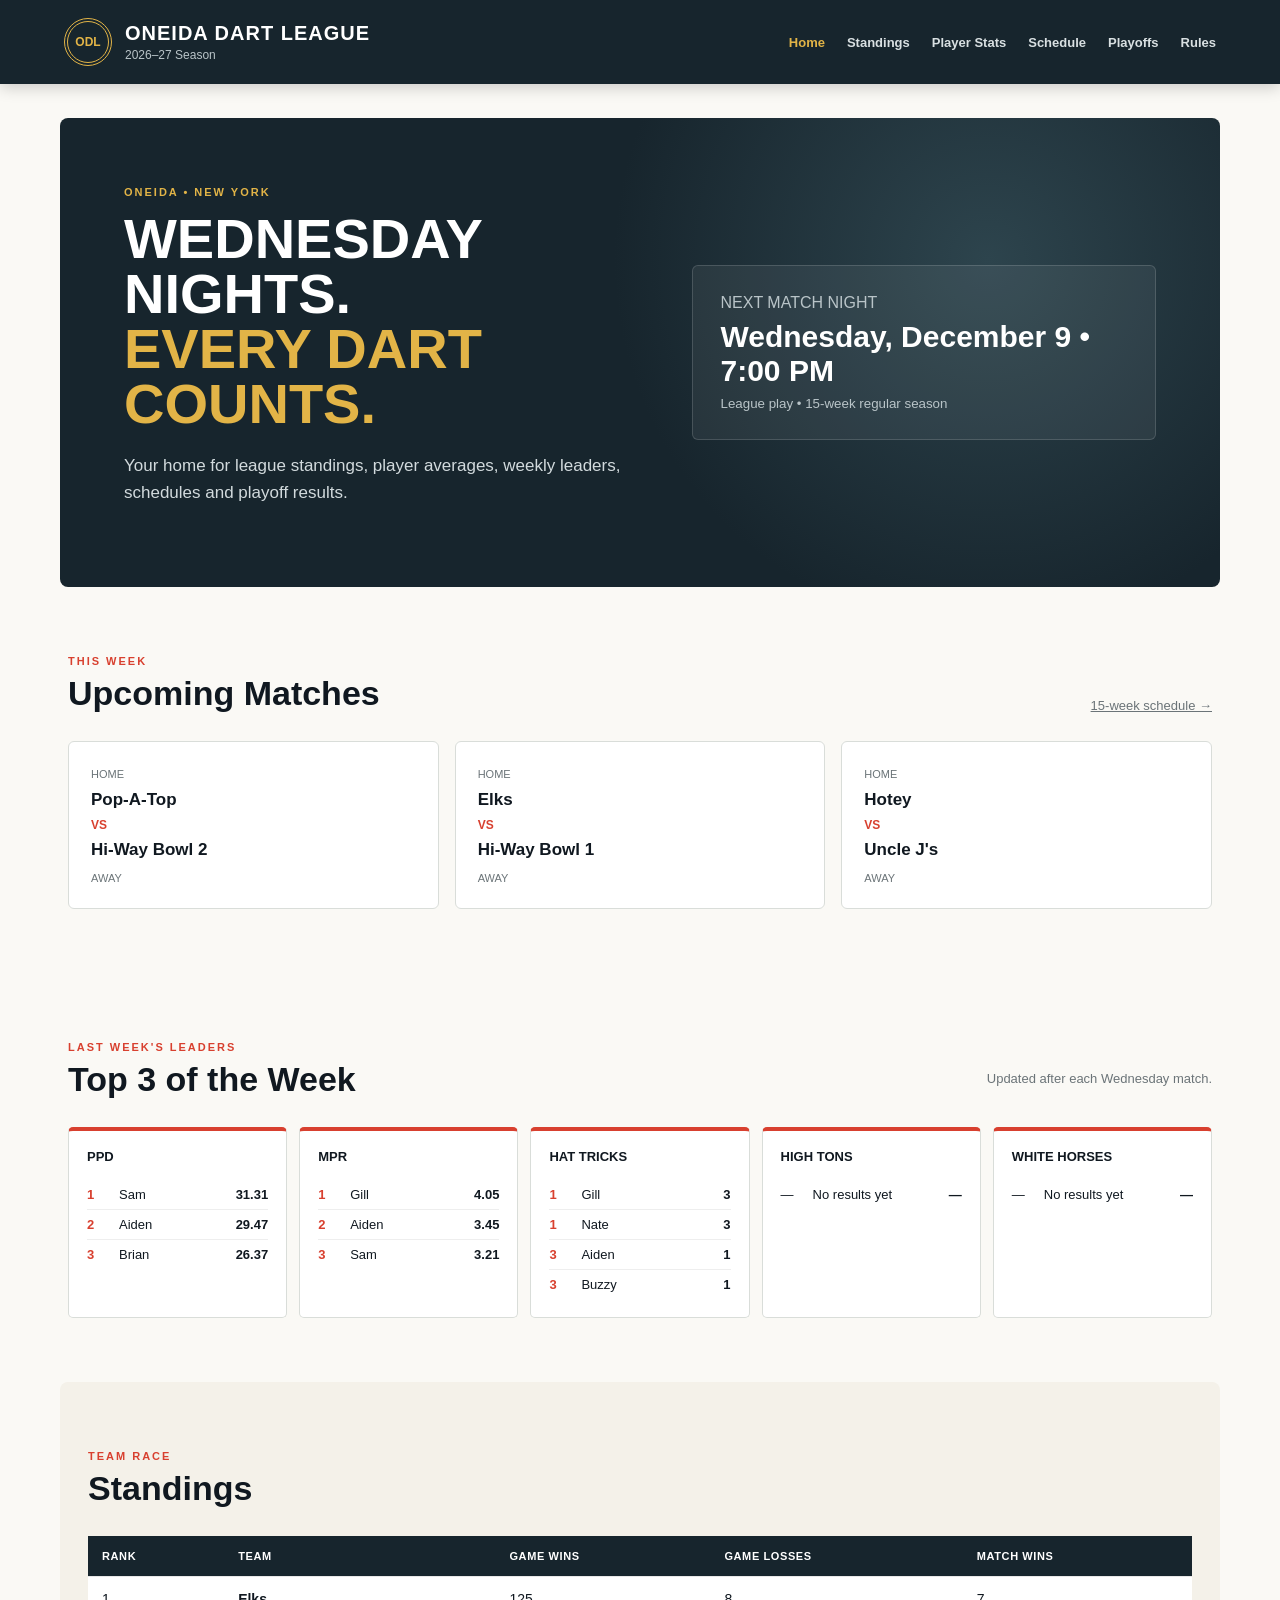
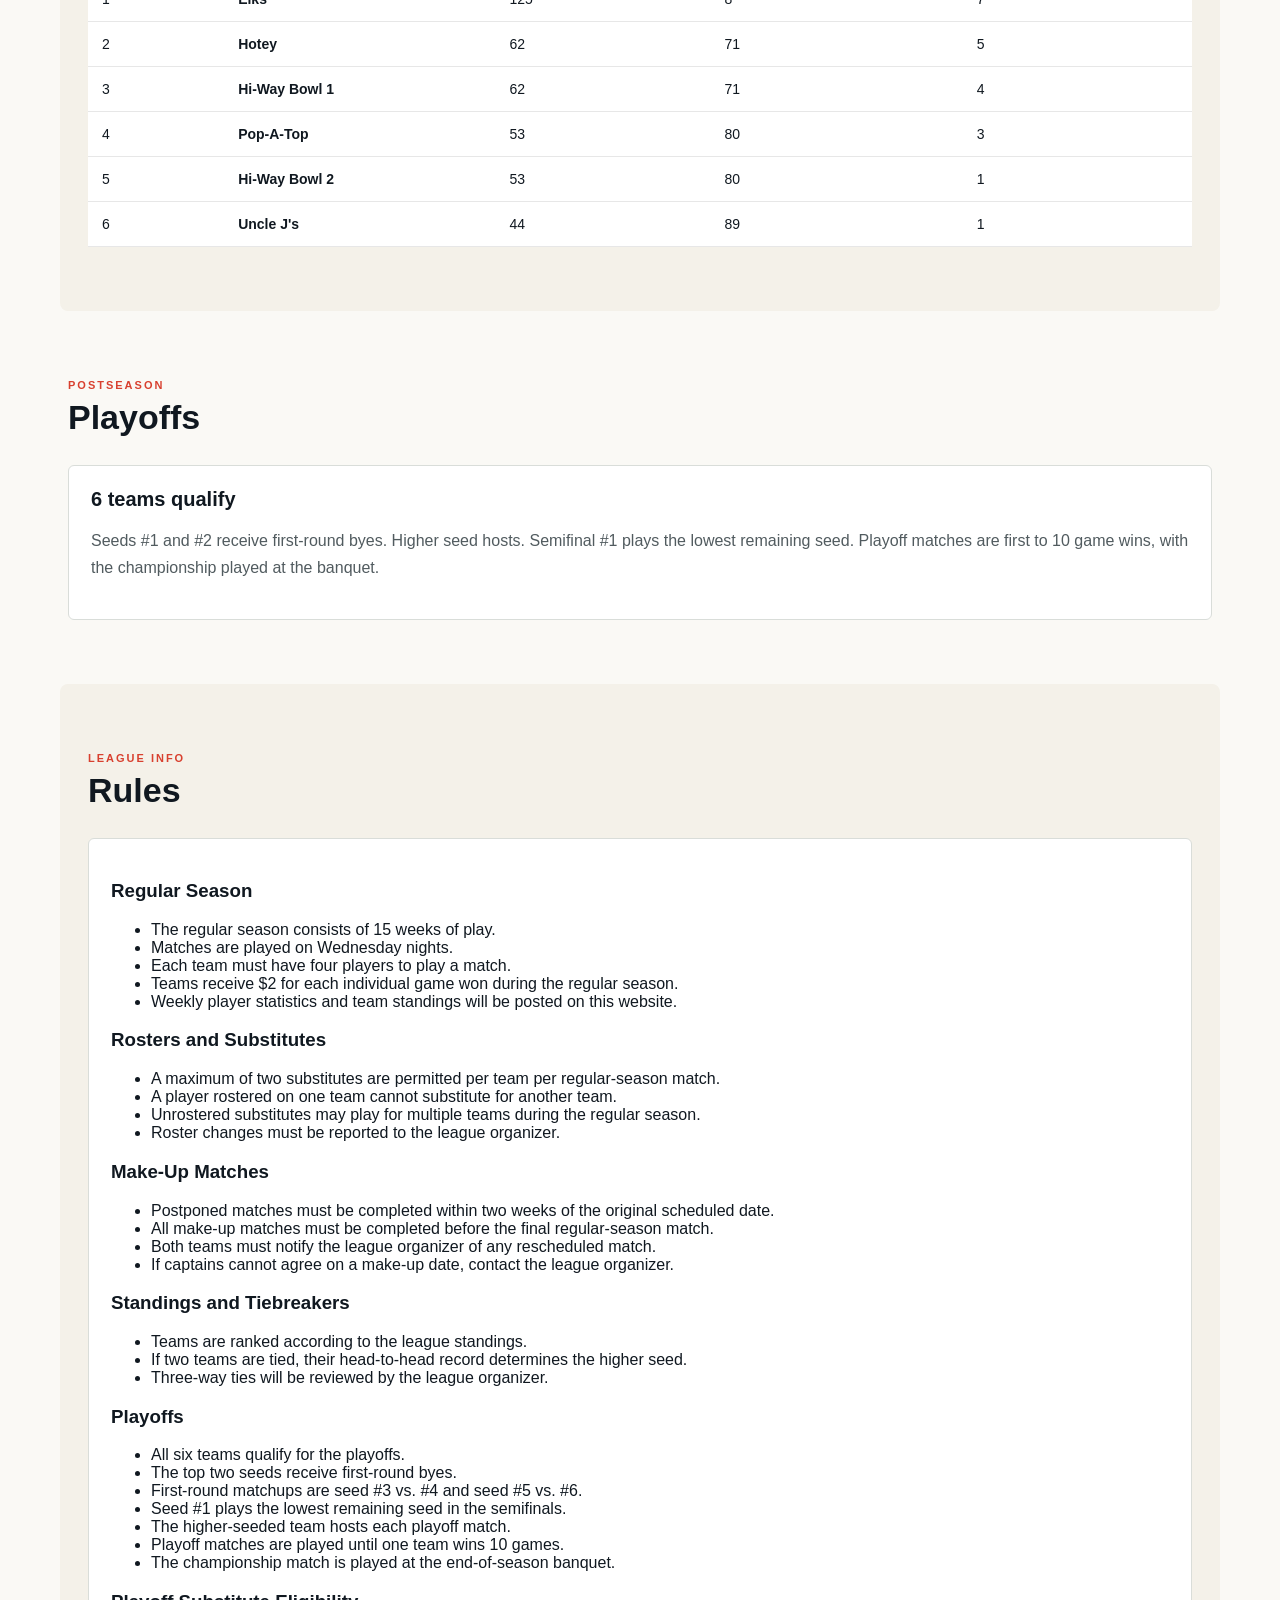
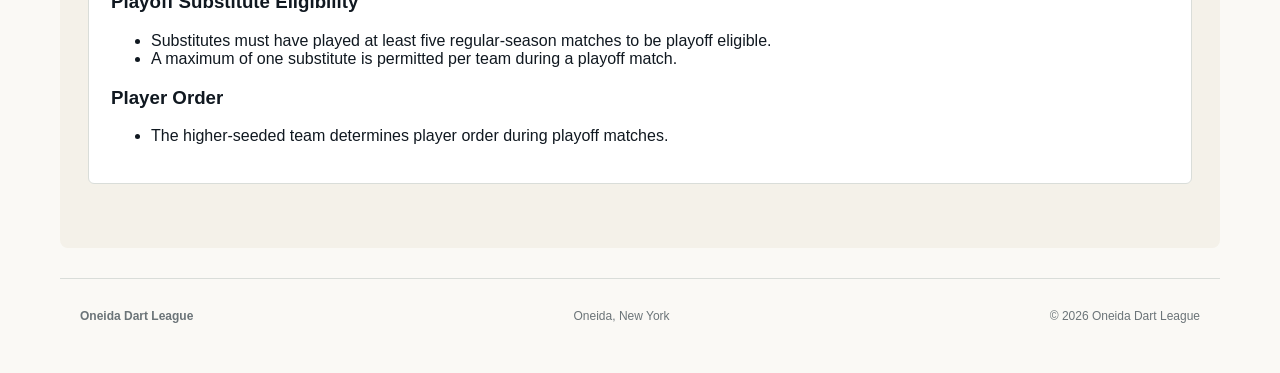
<file: index.html>
<!DOCTYPE html>

<html lang="en">
<head>
<meta charset="utf-8"/>
<meta content="width=device-width, initial-scale=1.0" name="viewport"/>
<meta content="Official website of the Oneida Dart League — standings, player stats, schedule, results and playoffs." name="description"/>
<title>Oneida Dart League</title>
<link href="styles.css" rel="stylesheet"/>
</head>
<body>
<header class="site-header">
<div class="brand">
<div class="dartboard-mark">ODL</div>
<div><h1>Oneida Dart League</h1><p>2026–27 Season</p></div>
</div>
<nav>
<a class="active" href="#home">Home</a><a href="#standings">Standings</a><a href="players.html">Player Stats</a><a href="schedule.html">Schedule</a><a href="#playoffs">Playoffs</a><a href="#rules">Rules</a>
</nav>
</header>
<main id="home">
<section class="hero">
<div><span class="eyebrow">ONEIDA • NEW YORK</span><h2>Wednesday nights.<br/><span>Every dart counts.</span></h2><p>Your home for league standings, player averages, weekly leaders, schedules and playoff results.</p></div>
<div class="hero-card"><span>NEXT MATCH NIGHT</span><strong id="next-match-date">Wednesday</strong><small>League play • 15-week regular season</small></div>
</section><section class="section" id="schedule">
<div class="section-heading"><div><span class="eyebrow">THIS WEEK</span><h2>Upcoming Matches</h2></div><a href="schedule.html">15-week schedule →</a></div>
<div class="match-grid" id="matchups"></div>
</section><section class="section">
<div class="section-heading"><div><span class="eyebrow">LAST WEEK'S LEADERS</span><h2>Top 3 of the Week</h2></div><p>Updated after each Wednesday match.</p></div>
<div class="leader-grid" id="weekly-leaders"></div>
</section><section class="section panel-section" id="standings">
<div class="section-heading"><div><span class="eyebrow">TEAM RACE</span><h2>Standings</h2></div></div>
<div class="table-wrap"><table><thead><tr><th>Rank</th><th>Team</th><th>Game Wins</th><th>Game Losses</th><th>Match Wins</th></tr></thead><tbody id="standings-body"></tbody></table></div>
</section>



<section class="section" id="playoffs">
<div class="section-heading"><div><span class="eyebrow">POSTSEASON</span><h2>Playoffs</h2></div></div>
<div class="info-card"><strong>6 teams qualify</strong><p>Seeds #1 and #2 receive first-round byes. Higher seed hosts. Semifinal #1 plays the lowest remaining seed. Playoff matches are first to 10 game wins, with the championship played at the banquet.</p></div>
</section>
<section class="section panel-section" id="rules">
<div class="section-heading"><div><span class="eyebrow">LEAGUE INFO</span><h2>Rules</h2></div></div>
<div class="info-card">
<h3>Regular Season</h3>
<ul>
<li>The regular season consists of 15 weeks of play.</li>
<li>Matches are played on Wednesday nights.</li>
<li>Each team must have four players to play a match.</li>
<li>Teams receive $2 for each individual game won during the regular season.</li>
<li>Weekly player statistics and team standings will be posted on this website.</li>
</ul>
<h3>Rosters and Substitutes</h3>
<ul>
<li>A maximum of two substitutes are permitted per team per regular-season match.</li>
<li>A player rostered on one team cannot substitute for another team.</li>
<li>Unrostered substitutes may play for multiple teams during the regular season.</li>
<li>Roster changes must be reported to the league organizer.</li>
</ul>
<h3>Make-Up Matches</h3>
<ul>
<li>Postponed matches must be completed within two weeks of the original scheduled date.</li>
<li>All make-up matches must be completed before the final regular-season match.</li>
<li>Both teams must notify the league organizer of any rescheduled match.</li>
<li>If captains cannot agree on a make-up date, contact the league organizer.</li>
</ul>
<h3>Standings and Tiebreakers</h3>
<ul>
<li>Teams are ranked according to the league standings.</li>
<li>If two teams are tied, their head-to-head record determines the higher seed.</li>
<li>Three-way ties will be reviewed by the league organizer.</li>
</ul>
<h3>Playoffs</h3>
<ul>
<li>All six teams qualify for the playoffs.</li>
<li>The top two seeds receive first-round byes.</li>
<li>First-round matchups are seed #3 vs. #4 and seed #5 vs. #6.</li>
<li>Seed #1 plays the lowest remaining seed in the semifinals.</li>
<li>The higher-seeded team hosts each playoff match.</li>
<li>Playoff matches are played until one team wins 10 games.</li>
<li>The championship match is played at the end-of-season banquet.</li>
</ul>
<h3>Playoff Substitute Eligibility</h3>
<ul>
<li>Substitutes must have played at least five regular-season matches to be playoff eligible.</li>
<li>A maximum of one substitute is permitted per team during a playoff match.</li>
</ul>
<h3>Player Order</h3>
<ul>
<li>The higher-seeded team determines player order during playoff matches.</li>
</ul>
</div>
</section>
</main>
<footer><strong>Oneida Dart League</strong><span>Oneida, New York</span><span>© 2026 Oneida Dart League</span></footer>
<script src="data.js"></script><script src="app.js"></script>
<script>

(function () {
    // Official 2026-2027 dart league schedule
    const matchDates = [
        "2026-10-07",
        "2026-10-14",
        "2026-10-21",
        "2026-10-28",
        "2026-11-04",
        "2026-11-11",
        "2026-11-18",
        "2026-12-02",
        "2026-12-09",
        "2026-12-16",
        "2026-12-30",
        "2027-01-06",
        "2027-01-13",
        "2027-01-20",
        "2027-01-27"
    ];

    function updateNextMatch() {
        const now = new Date();
        const display = document.getElementById("next-match-date");

        if (!display) return;

        const nextDate = matchDates
            .map(date => new Date(date + "T19:00:00"))
            .find(date => date > now);

        if (!nextDate) {
            display.textContent = "Regular season complete";
            return;
        }

        const formattedDate = nextDate.toLocaleDateString("en-US", {
            weekday: "long",
            month: "long",
            day: "numeric"
        });

        display.textContent = formattedDate + " • 7:00 PM";
    }

    updateNextMatch();
})();

</script>
</body>
</html>
</file>
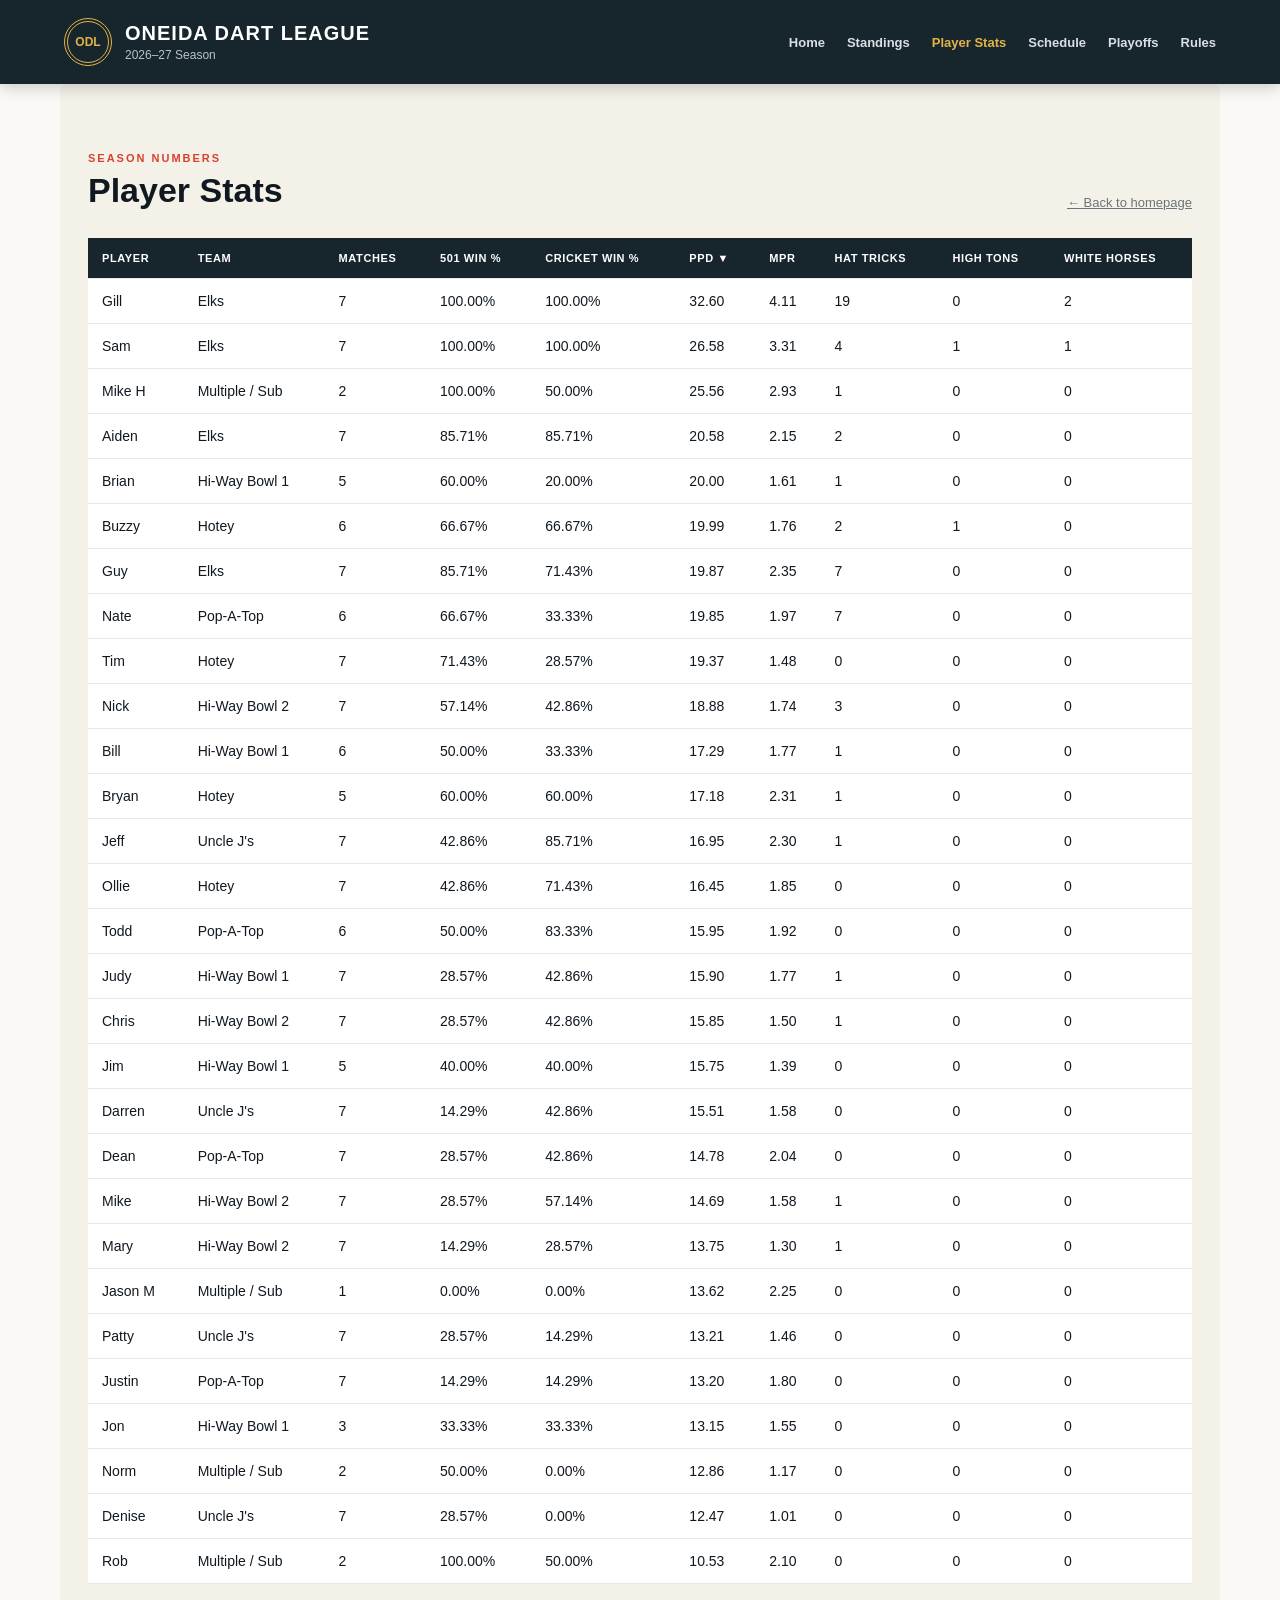
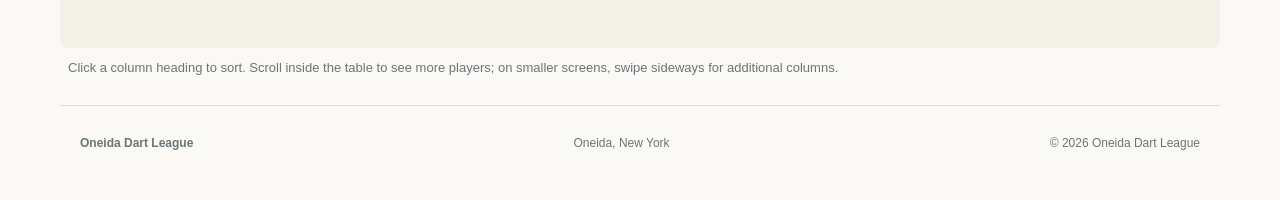
<file: players.html>
<!DOCTYPE html>
<html lang="en">
<head>
<meta charset="utf-8"/>
<meta name="viewport" content="width=device-width, initial-scale=1.0"/>
<meta name="description" content="Oneida Dart League player statistics, averages and achievements."/>
<title>Player Stats | Oneida Dart League</title>
<link href="styles.css" rel="stylesheet"/>
</head>
<body>
<header class="site-header">
<div class="brand"><div class="dartboard-mark">ODL</div><div><h1>Oneida Dart League</h1><p>2026–27 Season</p></div></div>
<nav><a href="index.html">Home</a><a href="index.html#standings">Standings</a><a class="active" href="players.html" aria-current="page">Player Stats</a><a href="schedule.html">Schedule</a><a href="index.html#playoffs">Playoffs</a><a href="index.html#rules">Rules</a></nav>
</header>
<main id="players-page">
<section class="section panel-section" id="players">
<div class="section-heading"><div><span class="eyebrow">SEASON NUMBERS</span><h2>Player Stats</h2></div><a href="index.html">← Back to homepage</a></div>
<div class="table-wrap">
<table>
<thead>
<tr>
<th>Player</th>
<th>Team</th>
<th>Matches</th>
<th>501 Win %</th>
<th>Cricket Win %</th>
<th>PPD</th>
<th>MPR</th>
<th>Hat Tricks</th>
<th>High Tons</th>
<th>White Horses</th>
</tr>
</thead>
<tbody id="players-body"></tbody>
</table>
</div>
</section>
<p style="margin:12px 28px 24px;color:var(--muted);font-size:13px">Click a column heading to sort. Scroll inside the table to see more players; on smaller screens, swipe sideways for additional columns.</p>
</main>
<footer><strong>Oneida Dart League</strong><span>Oneida, New York</span><span>© 2026 Oneida Dart League</span></footer>
<script src="data.js"></script><script src="app.js"></script>
</body>
</html>
</file>
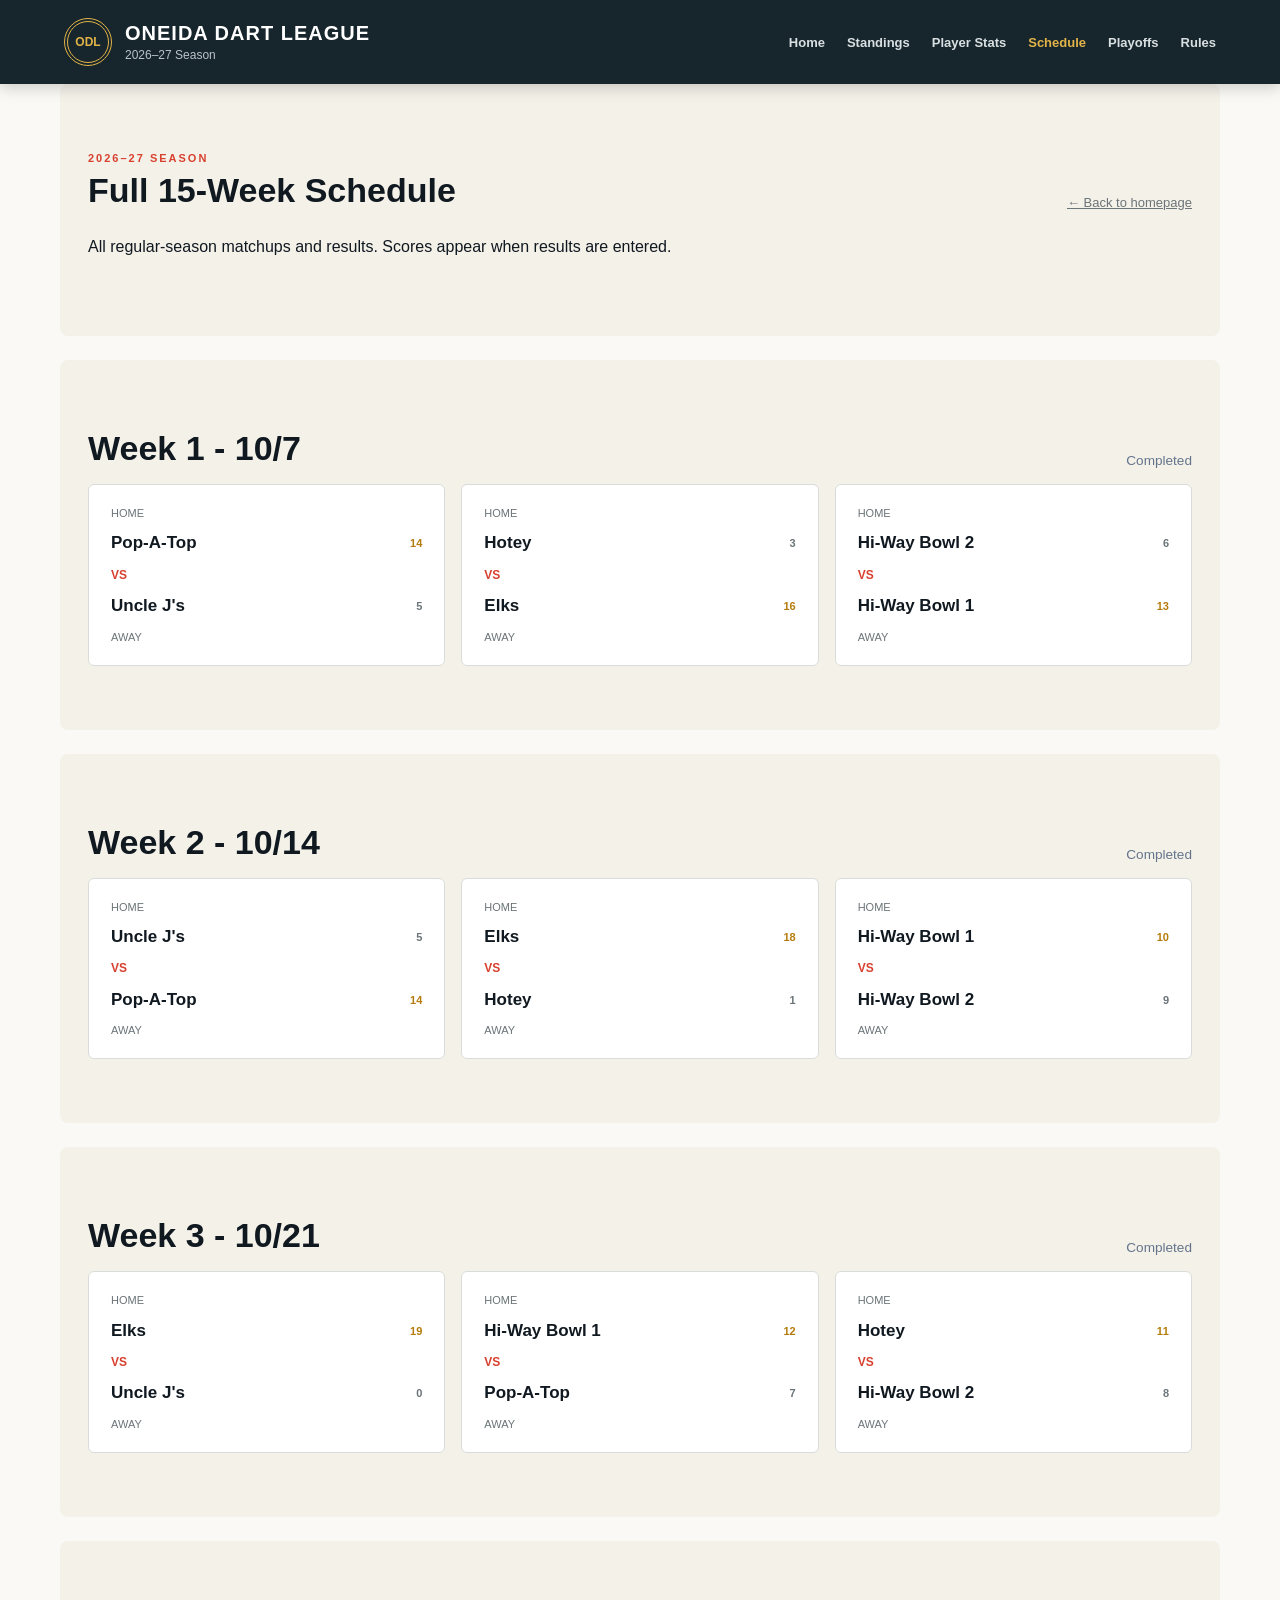
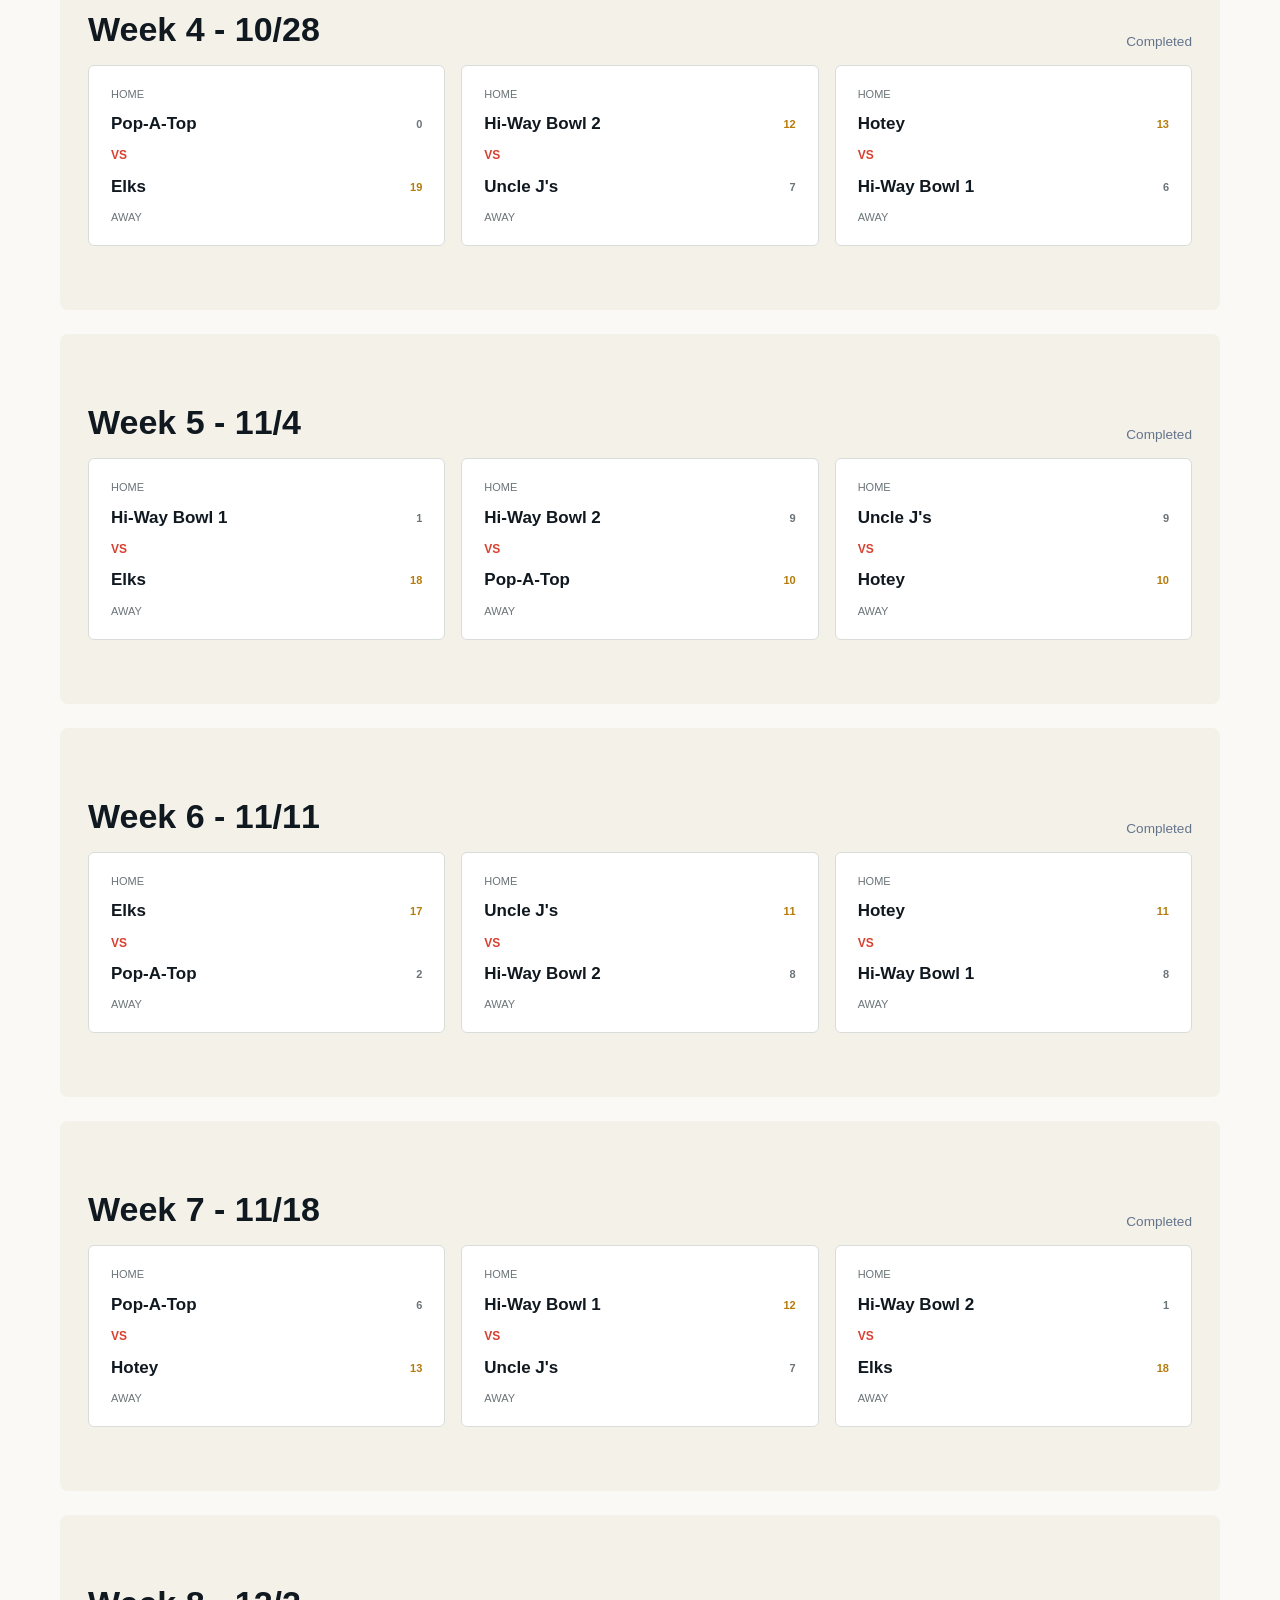
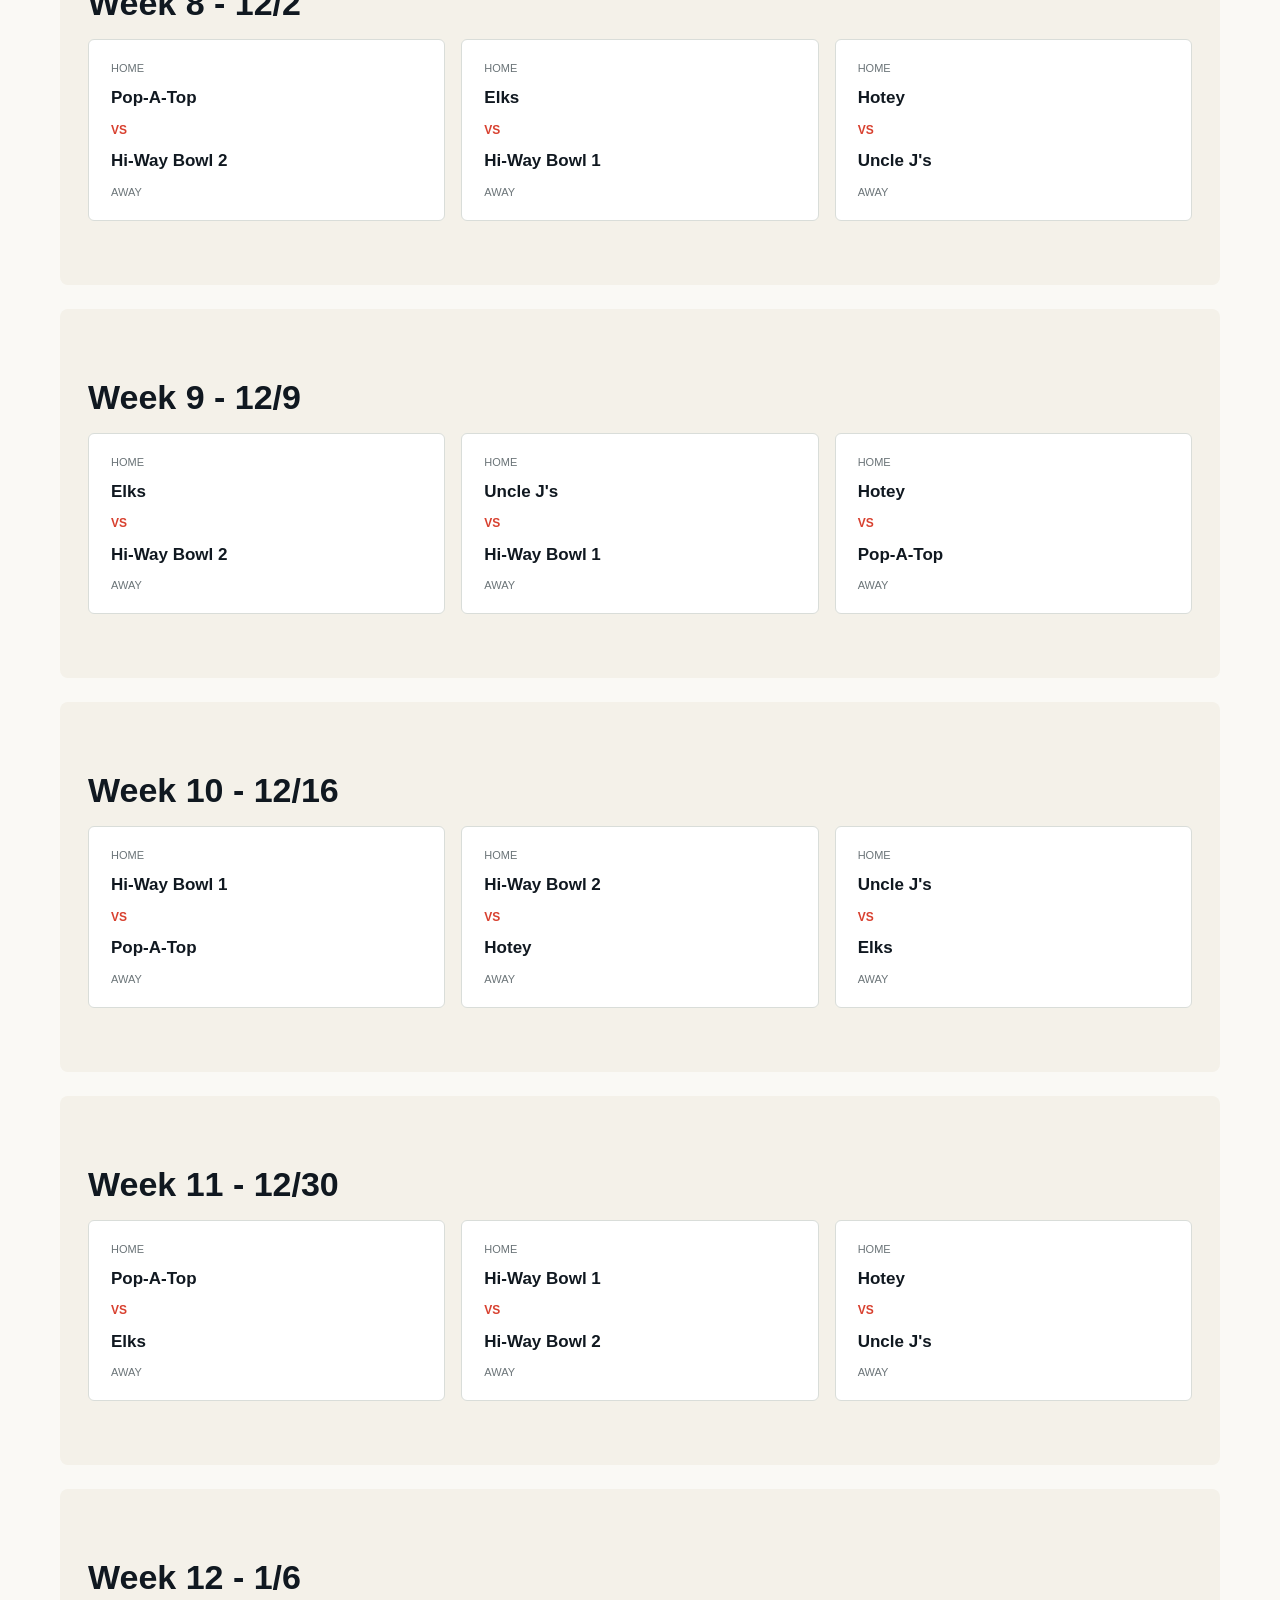
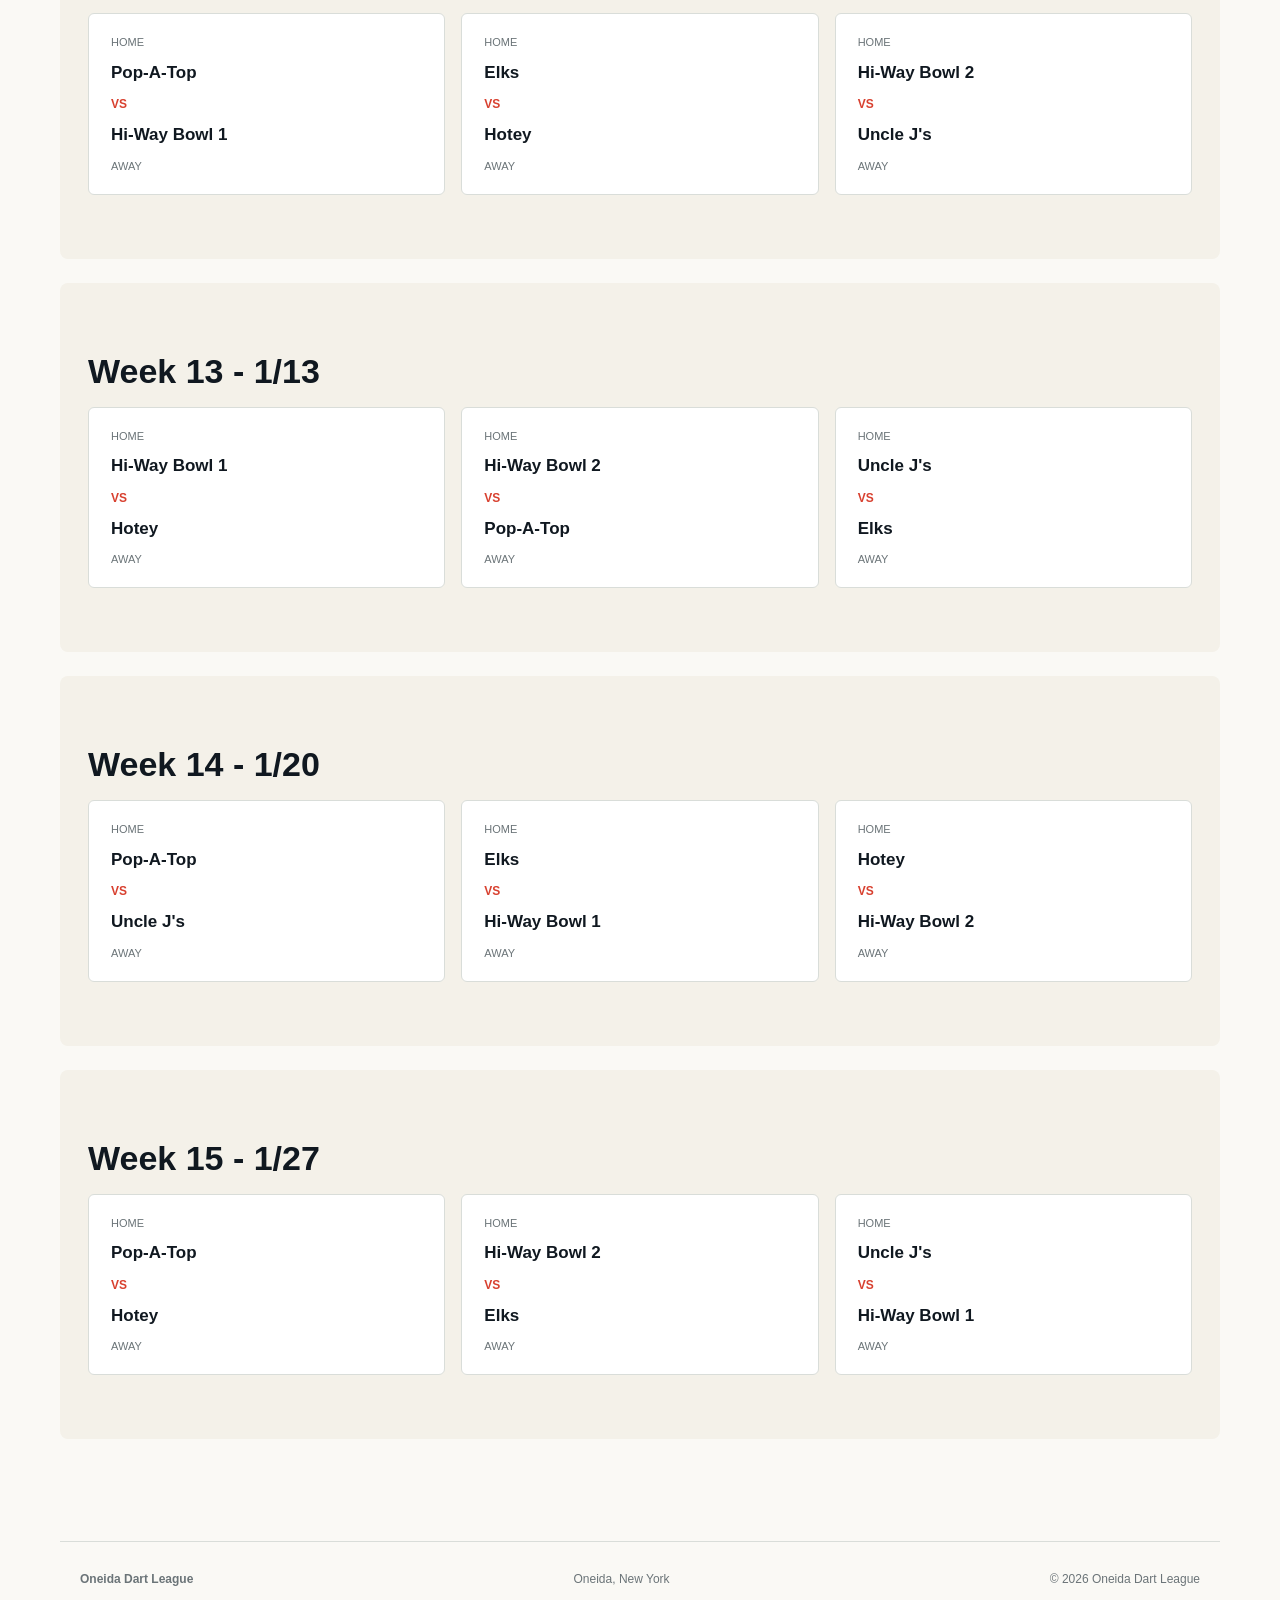
<file: schedule.html>
<!DOCTYPE html>

<html lang="en">
<head>
<meta charset="utf-8"/>
<meta content="width=device-width, initial-scale=1.0" name="viewport"/>
<meta content="Full 15-week Oneida Dart League schedule, home and away matchups, and results." name="description"/>
<title>Full 15-Week Schedule | Oneida Dart League</title>
<link href="styles.css" rel="stylesheet"/>
<link href="schedule.css" rel="stylesheet"/></head>
<body>
<header class="site-header">
<div class="brand">
<div class="dartboard-mark">ODL</div>
<div><h1>Oneida Dart League</h1><p>2026–27 Season</p></div>
</div>
<nav>
<a href="index.html">Home</a><a href="index.html#standings">Standings</a><a href="index.html#players">Player Stats</a><a class="active" href="schedule.html">Schedule</a><a href="index.html#playoffs">Playoffs</a><a href="index.html#rules">Rules</a>
</nav>
</header>
<main id="schedule-page"><section class="section panel-section schedule-intro"><div class="section-heading"><div><span class="eyebrow">2026–27 SEASON</span><h2>Full 15-Week Schedule</h2></div><a href="index.html#schedule">← Back to homepage</a></div><p>All regular-season matchups and results. Scores appear when results are entered.</p></section><div aria-live="polite" id="full-schedule-list"></div></main>
<footer><strong>Oneida Dart League</strong><span>Oneida, New York</span><span>© 2026 Oneida Dart League</span></footer>


<script src="schedule.js"></script></body>
</html>
</file>
<file: styles.css>
:root{--ink:#101820;--deep:#17252d;--panel:#f4f1e9;--paper:#fff;--accent:#d8402f;--gold:#e2b447;--muted:#6b7478;--line:#d9ddd9}*{box-sizing:border-box}html{scroll-behavior:smooth}body{margin:0;font-family:Arial,Helvetica,sans-serif;color:var(--ink);background:#faf9f5}.site-header{background:var(--deep);color:white;padding:18px max(5vw,24px);display:flex;align-items:center;justify-content:space-between;gap:30px;position:sticky;top:0;z-index:10;box-shadow:0 3px 15px #0003}.brand{display:flex;align-items:center;gap:13px}.brand h1{font-size:20px;margin:0;text-transform:uppercase;letter-spacing:1px}.brand p{margin:3px 0 0;color:#b9c4c8;font-size:12px}.dartboard-mark{height:48px;width:48px;border-radius:50%;border:4px double var(--gold);display:grid;place-items:center;font-weight:900;font-size:12px;color:var(--gold)}nav{display:flex;gap:22px;flex-wrap:wrap}nav a{color:#d9e0e2;text-decoration:none;font-size:13px;font-weight:700}nav a:hover,nav a.active{color:var(--gold)}main{max-width:1200px;margin:auto}.hero{margin:34px 20px 0;background:var(--deep);color:white;min-height:380px;padding:64px;display:flex;justify-content:space-between;align-items:center;gap:50px;border-radius:8px;background-image:radial-gradient(circle at 80% 30%,#2d444d 0,transparent 38%)}.hero h2{font-size:56px;line-height:.98;margin:12px 0 20px;text-transform:uppercase}.hero h2 span{color:var(--gold)}.hero p{max-width:600px;color:#d2dadd;font-size:17px;line-height:1.6}.eyebrow{font-size:11px;letter-spacing:2px;font-weight:900;color:var(--accent)}.hero .eyebrow{color:var(--gold)}.hero-card{background:#ffffff10;border:1px solid #ffffff25;padding:28px;min-width:250px;border-radius:6px}.hero-card span,.hero-card small{display:block;color:#b9c4c8}.hero-card strong{font-size:30px;display:block;margin:8px 0}.section{padding:64px 28px}.panel-section{background:var(--panel);margin:0 20px;border-radius:8px}.section-heading{display:flex;align-items:end;justify-content:space-between;gap:20px;margin-bottom:28px}.section-heading h2{font-size:34px;margin:5px 0 0}.section-heading p,.section-heading a{color:var(--muted);font-size:13px}.leader-grid{display:grid;grid-template-columns:repeat(5,1fr);gap:12px}.leader-card{background:white;border:1px solid var(--line);border-top:4px solid var(--accent);padding:18px;border-radius:5px}.leader-card h3{font-size:13px;text-transform:uppercase;margin:0 0 16px}.leader-row{display:grid;grid-template-columns:25px 1fr auto;gap:7px;padding:7px 0;border-top:1px solid #eee;font-size:13px}.leader-row:first-of-type{border:0}.leader-row b{color:var(--accent)}.table-wrap{overflow:auto}table{width:100%;border-collapse:collapse;background:white}th,td{padding:14px;text-align:left;border-bottom:1px solid #e7e7e7;font-size:14px}th{background:var(--deep);color:white;text-transform:uppercase;font-size:11px;letter-spacing:.6px}.match-grid{display:grid;grid-template-columns:repeat(3,1fr);gap:16px}.match-card,.info-card{background:white;border:1px solid var(--line);padding:22px;border-radius:6px}.match-card span{font-size:11px;color:var(--muted);text-transform:uppercase}.match-card strong{display:block;font-size:17px;margin:8px 0}.vs{color:var(--accent);font-size:12px;font-weight:bold}.placeholder{padding:28px;background:#fff;border:1px dashed #b9c0bd;color:var(--muted);border-radius:5px}.info-card strong{font-size:20px}.info-card p{line-height:1.7;color:#515b5f}footer{max-width:1160px;margin:30px auto 0;border-top:1px solid var(--line);padding:30px 20px 50px;display:flex;justify-content:space-between;color:var(--muted);font-size:12px}@media(max-width:900px){.site-header{position:static;display:block}.brand{margin-bottom:16px}nav{gap:14px}.hero{padding:40px;display:block}.hero h2{font-size:42px}.hero-card{margin-top:30px}.leader-grid{grid-template-columns:repeat(2,1fr)}.match-grid{grid-template-columns:1fr}.section-heading{align-items:start;flex-direction:column}}@media(max-width:560px){.hero{margin:16px 10px 0;padding:30px 22px}.hero h2{font-size:36px}.section{padding:45px 18px}.panel-section{margin:0 10px}.leader-grid{grid-template-columns:1fr}nav a{font-size:12px}footer{flex-direction:column;gap:10px}}
/* Keep Player Stats column headers visible while scrolling */
#players-body {
  scroll-margin-top: 100px;
}

#players-body tr {
  scroll-margin-top: 100px;
}

#players-body th {
  position: sticky;
}

#players-body + thead th {
  position: sticky;
}

#players table thead th,
#player-stats table thead th {
  position: sticky;
  top: 84px;
  z-index: 5;
  background: var(--deep);
}

@media (max-width: 900px) {
  #players table thead th,
  #player-stats table thead th {
    top: 0;
  }
}
/* Player Stats: keep column headings visible while scrolling */
@media (min-width: 901px) {
  #players .table-wrap {
    overflow: visible;
  }

  #players table thead th {
    position: sticky;
    top: 84px;
    z-index: 5;
    background: var(--deep);
  }
}

/* Mobile: keep sideways scrolling available */
@media (max-width: 900px) {
  #players .table-wrap {
    overflow-x: auto;
  }

  #players table thead th {
    background: var(--deep);
  }
}

/* Mobile Player Stats: frozen headers with two-way scrolling */
@media (max-width: 900px) {
    #players .table-wrap {
        max-height: 65dvh;
        overflow-x: auto;
        overflow-y: auto;
        overscroll-behavior: contain;
        -webkit-overflow-scrolling: touch;
    }

    #players table thead th {
        position: sticky;
        top: 0;
        z-index: 20;
        background: var(--deep);
    }
}
</file>
<file: schedule.css>
/* Schedule-specific layout; inherits the existing site styles. */
#schedule-page { padding-bottom: 3rem; }
.schedule-intro { margin-bottom: 1.5rem; }
.schedule-week { margin-bottom: 1.5rem; }
.schedule-week .section-heading { margin-bottom: 1rem; }
.schedule-week .match-grid { margin-top: 1rem; }
.schedule-week .match-card { display: flex; flex-direction: column; gap: .4rem; min-width: 0; }
.schedule-team { display: flex; align-items: center; justify-content: space-between; gap: .75rem; width: 100%; }
.schedule-team strong { overflow-wrap: anywhere; }
.schedule-score { font-size: 1.25rem; font-weight: 800; font-variant-numeric: tabular-nums; white-space: nowrap; }
.schedule-team.winner .schedule-score { color: #b57b0c; }
.schedule-week-status { color: #64748b; font-size: .85rem; }
.schedule-empty { padding: 1rem; }
@media (max-width: 720px) { .schedule-week .match-grid { grid-template-columns: 1fr; } }
</file>
